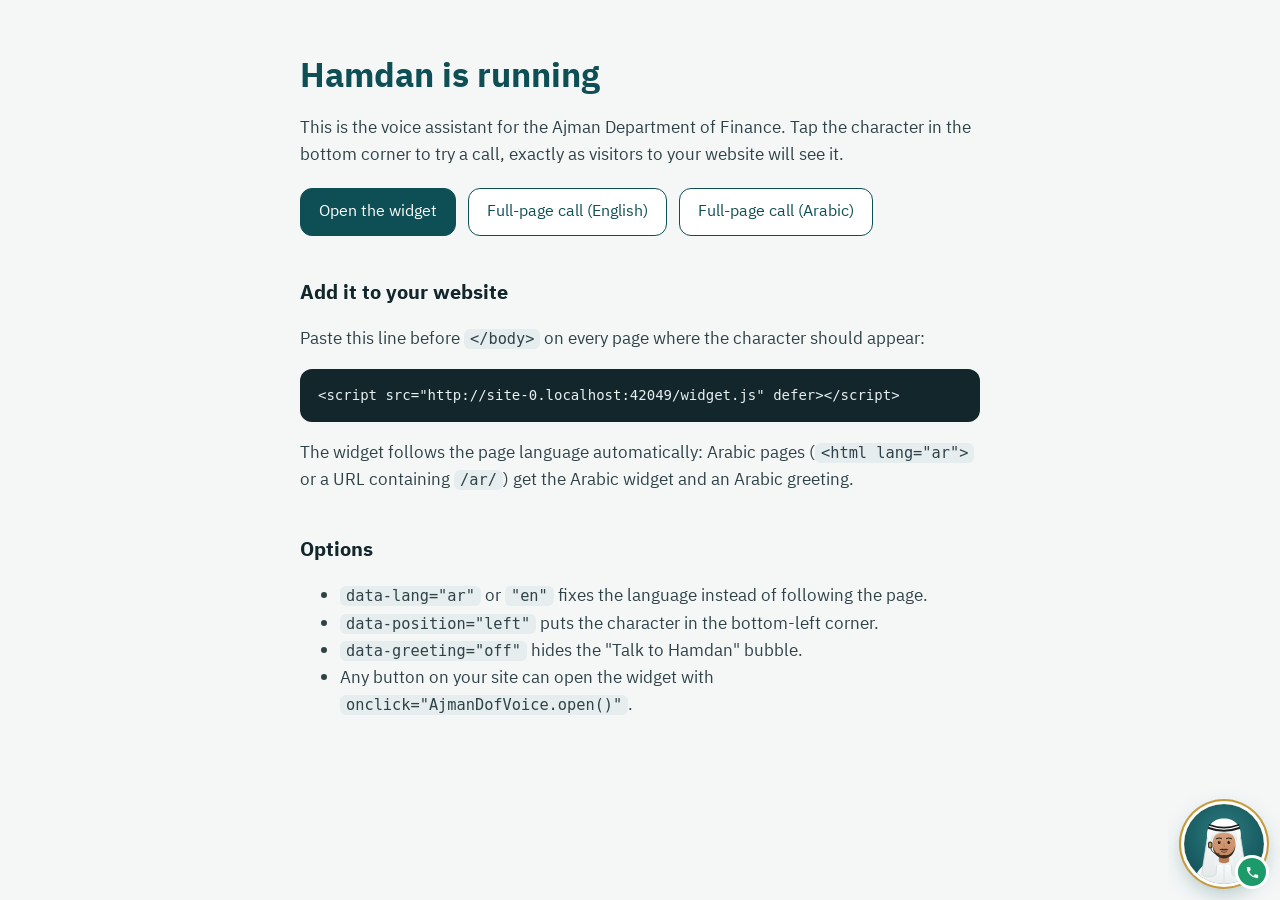
<file: static/index.html>
<!doctype html>
<html lang="en">
<head>
  <meta charset="utf-8">
  <meta name="viewport" content="width=device-width, initial-scale=1">
  <title>Hamdan voice assistant · setup</title>
  <link rel="preconnect" href="https://fonts.googleapis.com">
  <link rel="preconnect" href="https://fonts.gstatic.com" crossorigin>
  <link href="https://fonts.googleapis.com/css2?family=IBM+Plex+Sans+Arabic:wght@400;600&display=swap" rel="stylesheet">
  <style>
    :root { --teal: #0E4F55; --gold: #C79A3B; --ink: #12262B; --muted: #5E7378; --line: #DCE4E5; }
    * { box-sizing: border-box; }
    body { margin: 0; background: #F5F7F7; color: var(--ink); font: 17px/1.6 "IBM Plex Sans Arabic", "Segoe UI", system-ui, sans-serif; }
    main { max-width: 720px; margin: 0 auto; padding: 56px 20px 160px; }
    h1 { font-size: 34px; line-height: 1.2; margin: 0 0 12px; color: var(--teal); }
    h2 { font-size: 20px; margin: 40px 0 8px; }
    p, li { color: #2E4247; }
    pre { background: var(--ink); color: #E8F0F0; padding: 16px 18px; border-radius: 12px; overflow-x: auto; font-size: 14px; line-height: 1.5; }
    code { font-family: ui-monospace, "SFMono-Regular", Consolas, monospace; }
    p code, li code { background: #E6EDEE; padding: 1px 6px; border-radius: 6px; font-size: .9em; }
    a { color: var(--teal); }
    .try { display: flex; gap: 12px; flex-wrap: wrap; margin-top: 20px; }
    .try a, .try button { font: inherit; font-size: 16px; padding: 10px 18px; border-radius: 12px; border: 1.5px solid var(--teal); color: var(--teal); background: #fff; text-decoration: none; cursor: pointer; }
    .try button { background: var(--teal); color: #fff; }
  </style>
</head>
<body>
  <main>
    <h1>Hamdan is running</h1>
    <p>This is the voice assistant for the Ajman Department of Finance. Tap the character in the bottom corner to try a call, exactly as visitors to your website will see it.</p>
    <div class="try">
      <button type="button" onclick="AjmanDofVoice.open()">Open the widget</button>
      <a href="call.html">Full-page call (English)</a>
      <a href="call.html?lang=ar">Full-page call (Arabic)</a>
    </div>

    <h2>Add it to your website</h2>
    <p>Paste this line before <code>&lt;/body&gt;</code> on every page where the character should appear:</p>
    <pre><code id="snippet"></code></pre>
    <p>The widget follows the page language automatically: Arabic pages (<code>&lt;html lang="ar"&gt;</code> or a URL containing <code>/ar/</code>) get the Arabic widget and an Arabic greeting.</p>

    <h2>Options</h2>
    <ul>
      <li><code>data-lang="ar"</code> or <code>"en"</code> fixes the language instead of following the page.</li>
      <li><code>data-position="left"</code> puts the character in the bottom-left corner.</li>
      <li><code>data-greeting="off"</code> hides the "Talk to Hamdan" bubble.</li>
      <li>Any button on your site can open the widget with <code>onclick="AjmanDofVoice.open()"</code>.</li>
    </ul>
  </main>
  <script>
    document.getElementById("snippet").textContent =
      '<script src="' + location.origin + '/widget.js" defer><\/script>';
  </script>
  <script src="widget.js" defer></script>
</body>
</html>
</file>
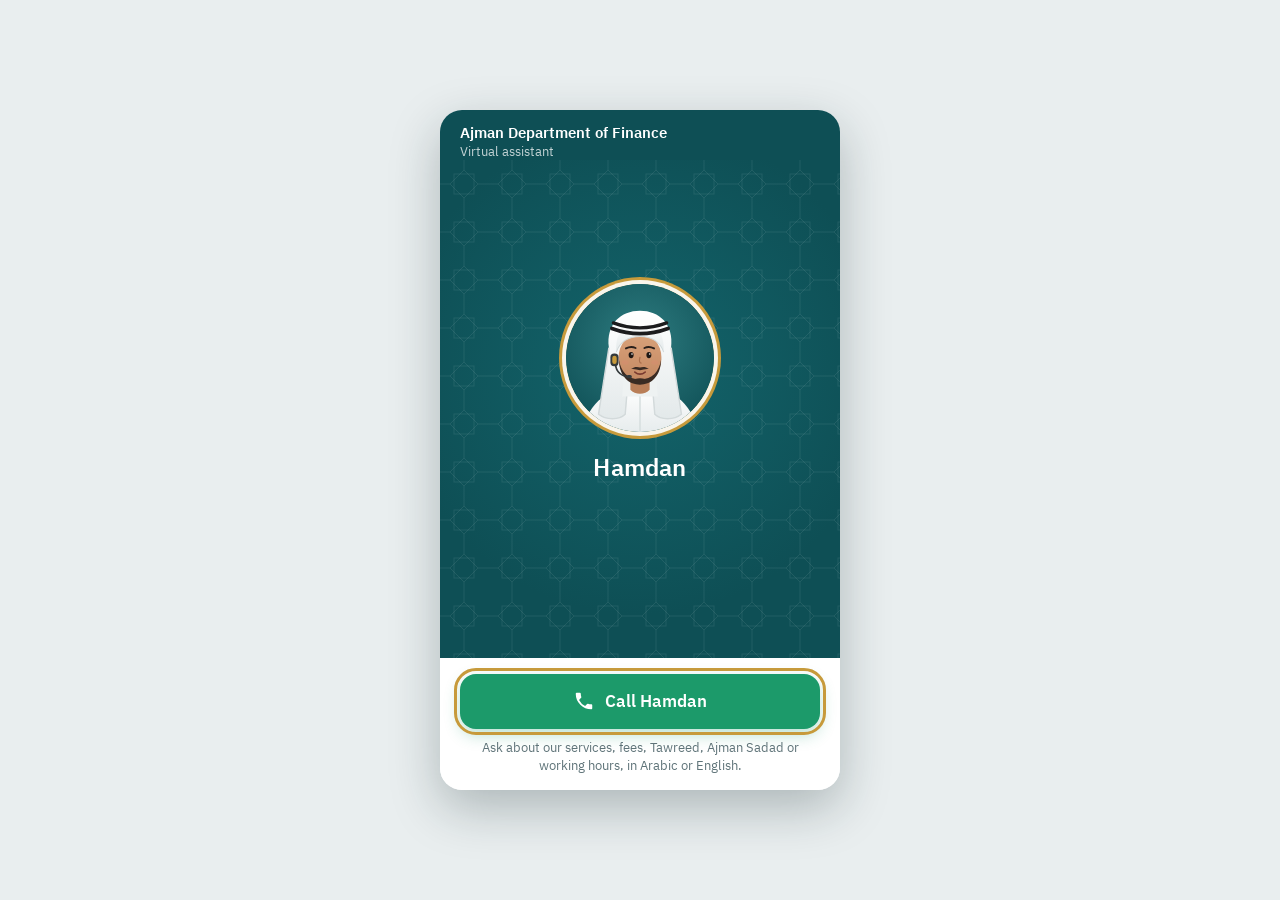
<file: static/call.html>
<!doctype html>
<html lang="en">
<head>
  <meta charset="utf-8">
  <meta name="viewport" content="width=device-width, initial-scale=1, viewport-fit=cover">
  <title>Talk to Hamdan · Ajman Department of Finance</title>
  <link rel="preconnect" href="https://fonts.googleapis.com">
  <link rel="preconnect" href="https://fonts.gstatic.com" crossorigin>
  <link href="https://fonts.googleapis.com/css2?family=IBM+Plex+Sans+Arabic:wght@400;500;600;700&display=swap" rel="stylesheet">
  <link rel="stylesheet" href="call.css">
</head>
<body>
  <!-- Closed state: the character the visitor taps to call -->
  <button id="launcher" class="launcher" type="button">
    <span class="launcher-avatar" data-avatar></span>
    <span class="launcher-badge" aria-hidden="true">
      <svg viewBox="0 0 24 24"><path d="M6.6 10.8a15.2 15.2 0 0 0 6.6 6.6l2.2-2.2a1 1 0 0 1 1-.25 11.4 11.4 0 0 0 3.6.57 1 1 0 0 1 1 1V20a1 1 0 0 1-1 1A17 17 0 0 1 3 4a1 1 0 0 1 1-1h3.5a1 1 0 0 1 1 1c0 1.25.2 2.45.57 3.57a1 1 0 0 1-.25 1z"/></svg>
    </span>
    <span class="launcher-live" aria-hidden="true"></span>
  </button>

  <!-- Open state: the call panel -->
  <section id="panel" class="panel" role="dialog" aria-labelledby="agent-name" hidden>
    <header class="panel-head">
      <div class="org">
        <strong data-t="org"></strong>
        <span data-t="role"></span>
      </div>
      <button id="minimize" class="icon-btn" type="button" data-t-label="minimize">
        <svg viewBox="0 0 24 24"><path d="M6 9l6 6 6-6"/></svg>
      </button>
    </header>

    <div class="stage">
      <div class="avatar-wrap">
        <span class="ring r1"></span><span class="ring r2"></span><span class="ring r3"></span>
        <span class="voice-glow"></span>
        <div class="stage-avatar" data-avatar></div>
      </div>
      <h1 id="agent-name" data-t="name"></h1>
      <p class="status" aria-live="polite"><span id="status"></span><span id="timer" class="timer"></span></p>
      <p id="hint" class="hint"></p>
    </div>

    <div class="lower">
      <!-- Before a call (standalone page) -->
      <div class="view view-ready">
        <button id="start" class="call-btn" type="button">
          <svg viewBox="0 0 24 24"><path d="M6.6 10.8a15.2 15.2 0 0 0 6.6 6.6l2.2-2.2a1 1 0 0 1 1-.25 11.4 11.4 0 0 0 3.6.57 1 1 0 0 1 1 1V20a1 1 0 0 1-1 1A17 17 0 0 1 3 4a1 1 0 0 1 1-1h3.5a1 1 0 0 1 1 1c0 1.25.2 2.45.57 3.57a1 1 0 0 1-.25 1z"/></svg>
          <span data-t="start"></span>
        </button>
        <p class="note" data-t="intro"></p>
      </div>

      <!-- During a call -->
      <div class="view view-call">
        <div id="captions" class="captions" aria-live="off"></div>
        <form id="text-form" class="text-form" hidden>
          <input id="text" type="text" dir="auto" maxlength="500" autocomplete="off" data-t-placeholder="typePlaceholder">
          <button class="send" type="submit" data-t-label="send">
            <svg viewBox="0 0 24 24"><path d="M4 12l16-8-6 16-2.5-6.5z"/></svg>
          </button>
        </form>
        <div class="controls">
          <button id="keyboard" class="ctrl" type="button" aria-pressed="false" data-t-label="type">
            <svg viewBox="0 0 24 24"><rect x="3" y="6" width="18" height="12" rx="2"/><path d="M7 10h.01M11 10h.01M15 10h.01M7 14h10"/></svg>
          </button>
          <button id="end" class="end-btn" type="button" data-t-label="end">
            <svg viewBox="0 0 24 24"><path d="M3.3 13.6c4.8-4.1 12.6-4.1 17.4 0 .5.4.6 1.1.2 1.6l-1.4 1.8a1.2 1.2 0 0 1-1.5.3l-2.6-1.3a1.2 1.2 0 0 1-.6-1.2l.2-1.6a11 11 0 0 0-6 0l.2 1.6a1.2 1.2 0 0 1-.6 1.2L6 17.3a1.2 1.2 0 0 1-1.5-.3L3.1 15.2a1.2 1.2 0 0 1 .2-1.6z"/></svg>
          </button>
          <button id="mute" class="ctrl" type="button" aria-pressed="false" data-t-label="mute">
            <svg class="mic-on" viewBox="0 0 24 24"><rect x="9" y="3" width="6" height="11" rx="3"/><path d="M5 11a7 7 0 0 0 14 0M12 18v3"/></svg>
            <svg class="mic-off" viewBox="0 0 24 24"><rect x="9" y="3" width="6" height="11" rx="3"/><path d="M5 11a7 7 0 0 0 14 0M12 18v3M4 4l16 16"/></svg>
          </button>
        </div>
        <p class="note" data-t="privacy"></p>
      </div>

      <!-- After a call, or when something went wrong -->
      <div class="view view-after">
        <p id="after-msg" class="after-msg"></p>
        <div class="after-actions">
          <button id="again" class="call-btn" type="button">
            <svg viewBox="0 0 24 24"><path d="M6.6 10.8a15.2 15.2 0 0 0 6.6 6.6l2.2-2.2a1 1 0 0 1 1-.25 11.4 11.4 0 0 0 3.6.57 1 1 0 0 1 1 1V20a1 1 0 0 1-1 1A17 17 0 0 1 3 4a1 1 0 0 1 1-1h3.5a1 1 0 0 1 1 1c0 1.25.2 2.45.57 3.57a1 1 0 0 1-.25 1z"/></svg>
            <span id="again-label"></span>
          </button>
          <button id="close" class="text-btn" type="button" data-t="close"></button>
        </div>
      </div>
    </div>
  </section>

  <script src="call.js"></script>
</body>
</html>
</file>
<file: static/call.css>
:root {
  --teal: #0E4F55;
  --teal-2: #13646B;
  --gold: #C79A3B;
  --white: #F5F7F7;
  --ink: #12262B;
  --muted: #5E7378;
  --line: #DCE4E5;
  --green: #1C9A6A;
  --red: #D2443A;
  --radius: 22px;
  font-family: "IBM Plex Sans Arabic", "Segoe UI", Tahoma, system-ui, sans-serif;
  -webkit-font-smoothing: antialiased;
}

* { box-sizing: border-box; }
html, body { margin: 0; height: 100%; background: transparent; color: var(--ink); overflow: hidden; }
button { font: inherit; color: inherit; cursor: pointer; border: 0; background: none; padding: 0; }
svg { display: block; }
[hidden] { display: none !important; }
:focus-visible { outline: 3px solid var(--gold); outline-offset: 3px; }

/* ---------- Launcher: the character in the corner ---------- */
.launcher {
  position: fixed; bottom: 16px; right: 16px;
  width: 80px; height: 80px; border-radius: 50%;
  box-shadow: 0 0 0 3px #fff, 0 0 0 5px var(--gold), 0 8px 22px rgba(14, 79, 85, .35);
  animation: bob 4s ease-in-out infinite;
}
body.pos-left .launcher { right: auto; left: 16px; }
.launcher-avatar, .stage-avatar { display: block; width: 100%; height: 100%; }
.launcher-avatar svg, .stage-avatar svg { width: 100%; height: 100%; }
.launcher:hover { animation-play-state: paused; transform: translateY(-2px) scale(1.04); transition: transform .2s; }
.launcher-badge {
  position: absolute; bottom: -2px; inset-inline-end: -2px;
  width: 28px; height: 28px; border-radius: 50%; display: grid; place-items: center;
  background: var(--green); box-shadow: 0 0 0 3px #fff;
}
.launcher-badge svg { width: 15px; height: 15px; fill: #fff; }
.launcher-live { display: none; }
body.in-call .launcher-badge { background: var(--red); }
body.in-call .launcher-live {
  display: block; position: absolute; inset: -5px; border-radius: 50%;
  border: 3px solid var(--green); animation: live 1.6s ease-out infinite;
}
@keyframes bob { 0%, 100% { transform: translateY(0); } 50% { transform: translateY(-4px); } }
@keyframes live { from { transform: scale(1); opacity: .9; } to { transform: scale(1.25); opacity: 0; } }

/* ---------- Panel ---------- */
.panel {
  position: fixed; inset: 0; display: flex; flex-direction: column;
  background: #fff; border-radius: var(--radius); overflow: hidden;
  box-shadow: 0 18px 50px rgba(18, 38, 43, .28);
  transform-origin: bottom right;
  animation: open .28s cubic-bezier(.2, .9, .3, 1.15);
}
body.pos-left .panel { transform-origin: bottom left; }
body.full .panel { border-radius: 0; box-shadow: none; }
body.standalone { background: #E9EEEF; display: grid; place-items: center; }
body.standalone .panel { position: relative; width: min(400px, 100vw); height: min(680px, 100dvh); }
@media (max-width: 440px) { body.standalone .panel { border-radius: 0; } }
@keyframes open { from { transform: scale(.6); opacity: 0; } to { transform: scale(1); opacity: 1; } }

.panel-head {
  display: flex; align-items: center; justify-content: space-between; gap: 12px;
  padding: 14px 14px 0 20px; color: #fff; background: var(--teal);
}
[dir="rtl"] .panel-head { padding: 14px 20px 0 14px; }
.org { display: grid; line-height: 1.3; }
.org strong { font-size: 15px; font-weight: 600; }
.org span { font-size: 13px; opacity: .75; }
.icon-btn { width: 38px; height: 38px; border-radius: 50%; display: grid; place-items: center; }
.icon-btn:hover { background: rgba(255, 255, 255, .12); }
.icon-btn svg { width: 22px; height: 22px; fill: none; stroke: #fff; stroke-width: 2.2; stroke-linecap: round; stroke-linejoin: round; }

/* ---------- Stage: the character on a mashrabiya-patterned backdrop ---------- */
.stage {
  flex: 1 1 auto; min-height: 0; display: flex; flex-direction: column; align-items: center; justify-content: center;
  padding: 8px 24px 26px; color: #fff; text-align: center;
  background:
    url("data:image/svg+xml,%3Csvg xmlns='http://www.w3.org/2000/svg' width='48' height='48'%3E%3Cg fill='none' stroke='%23fff' stroke-opacity='.08'%3E%3Crect x='14' y='14' width='20' height='20'/%3E%3Cpath d='M24 10L38 24L24 38L10 24Z M24 0V10 M24 38V48 M0 24H10 M38 24H48'/%3E%3C/g%3E%3C/svg%3E"),
    radial-gradient(circle at 50% 42%, var(--teal-2), var(--teal) 70%);
}
.avatar-wrap { position: relative; width: 148px; height: 148px; margin-bottom: 18px; }
.stage-avatar { position: relative; border-radius: 50%; box-shadow: 0 0 0 4px rgba(255, 255, 255, .9), 0 0 0 7px var(--gold); }
.ring { position: absolute; inset: 0; border-radius: 50%; border: 2px solid var(--gold); opacity: 0; }
body[data-state="calling"] .ring { animation: ripple 2.4s ease-out infinite; }
body[data-state="calling"] .r2 { animation-delay: .8s; }
body[data-state="calling"] .r3 { animation-delay: 1.6s; }
@keyframes ripple { from { transform: scale(1); opacity: .85; } to { transform: scale(1.75); opacity: 0; } }

/* Glow that follows the caller's voice, so they can see they're being heard */
.voice-glow {
  position: absolute; inset: -6px; border-radius: 50%;
  background: rgba(199, 154, 59, .45);
  transform: scale(calc(1 + var(--user, 0) * .14)); opacity: calc(var(--user, 0) * 1.4);
  transition: transform .1s linear, opacity .1s linear;
  will-change: transform, opacity;
}

h1 { margin: 0; font-size: 24px; font-weight: 600; letter-spacing: .01em; }
.status { margin: 6px 0 0; min-height: 24px; font-size: 15px; display: flex; gap: 10px; align-items: center; justify-content: center; }
#status { opacity: .9; }
.timer { font-variant-numeric: tabular-nums; padding: 1px 10px; border-radius: 99px; background: rgba(255, 255, 255, .14); }
.timer:empty { display: none; }
.hint { margin: 8px 0 0; font-size: 13px; opacity: .72; max-width: 30ch; min-height: 1em; }
.hint:empty { display: none; }
body[data-state="calling"] #status::after { content: ""; display: inline-block; width: 1.2em; text-align: start; animation: dots 1.4s steps(4) infinite; }
@keyframes dots { 0% { content: ""; } 25% { content: "."; } 50% { content: ".."; } 75% { content: "..."; } }

/* Blink and talk */
.stage-avatar .h-eyes, .launcher-avatar .h-eyes { transform-box: fill-box; transform-origin: center; animation: blink 5s infinite; }
@keyframes blink { 0%, 95%, 100% { transform: scaleY(1); } 97% { transform: scaleY(.1); } }
.stage-avatar .h-smile { transition: opacity .1s; opacity: calc(1 - var(--mouth, 0) * 3); }

/* ---------- Lower area ---------- */
.lower { flex: 0 0 auto; padding: 16px 20px 14px; background: #fff; }
.view { display: none; }
body[data-state="ready"] .view-ready,
body[data-state="calling"] .view-call,
body[data-state="live"] .view-call,
body[data-state="ended"] .view-after,
body[data-state="error"] .view-after { display: block; }

.captions {
  height: 92px; overflow: hidden; display: flex; flex-direction: column; justify-content: flex-end; gap: 6px;
  font-size: 15px; line-height: 1.45;
  mask-image: linear-gradient(to bottom, transparent, #000 30%);
}
.captions p { margin: 0; }
.captions .agent { color: var(--ink); }
.captions .user { color: var(--muted); text-align: end; }
.captions .user::before { content: none; }
.captions:empty::before { content: attr(data-empty); color: var(--muted); text-align: center; font-size: 14px; align-self: center; }

.text-form { display: flex; gap: 8px; margin-top: 10px; }
.text-form input {
  flex: 1; min-width: 0; font: inherit; font-size: 15px; padding: 10px 14px;
  border: 1.5px solid var(--line); border-radius: 12px; color: var(--ink);
}
.text-form input:focus { outline: none; border-color: var(--teal); }
.send { width: 44px; border-radius: 12px; background: var(--teal); display: grid; place-items: center; }
.send svg { width: 20px; height: 20px; fill: #fff; }
[dir="rtl"] .send svg { transform: scaleX(-1); }

.controls { display: flex; align-items: center; justify-content: center; gap: 28px; margin: 14px 0 10px; }
.ctrl {
  width: 52px; height: 52px; border-radius: 50%; display: grid; place-items: center;
  background: #EEF3F3; transition: background .15s;
}
.ctrl:hover { background: #E1EAEA; }
.ctrl svg { width: 24px; height: 24px; fill: none; stroke: var(--ink); stroke-width: 1.9; stroke-linecap: round; stroke-linejoin: round; }
.ctrl[aria-pressed="true"] { background: var(--ink); }
.ctrl[aria-pressed="true"] svg { stroke: #fff; }
#mute .mic-off, #mute[aria-pressed="true"] .mic-on { display: none; }
#mute[aria-pressed="true"] .mic-off { display: block; }
.end-btn {
  width: 66px; height: 66px; border-radius: 50%; display: grid; place-items: center;
  background: var(--red); box-shadow: 0 6px 16px rgba(210, 68, 58, .35); transition: transform .15s;
}
.end-btn:hover { transform: scale(1.05); }
.end-btn svg { width: 30px; height: 30px; fill: #fff; }

.call-btn {
  width: 100%; display: flex; align-items: center; justify-content: center; gap: 10px;
  padding: 15px 20px; border-radius: 16px; background: var(--green); color: #fff;
  font-size: 17px; font-weight: 600; box-shadow: 0 6px 16px rgba(28, 154, 106, .3); transition: transform .15s;
}
.call-btn:hover { transform: translateY(-1px); }
.call-btn svg { width: 22px; height: 22px; fill: #fff; }
.text-btn { width: 100%; padding: 12px; margin-top: 6px; border-radius: 14px; color: var(--teal); font-weight: 600; }
.text-btn:hover { background: #EEF3F3; }
.note { margin: 10px 0 0; font-size: 12.5px; line-height: 1.5; color: var(--muted); text-align: center; }
.after-msg { margin: 4px 0 16px; font-size: 15.5px; line-height: 1.55; text-align: center; }

@media (prefers-reduced-motion: reduce) {
  *, *::before, *::after { animation-duration: .01ms !important; animation-iteration-count: 1 !important; transition: none !important; }
}
</file>
